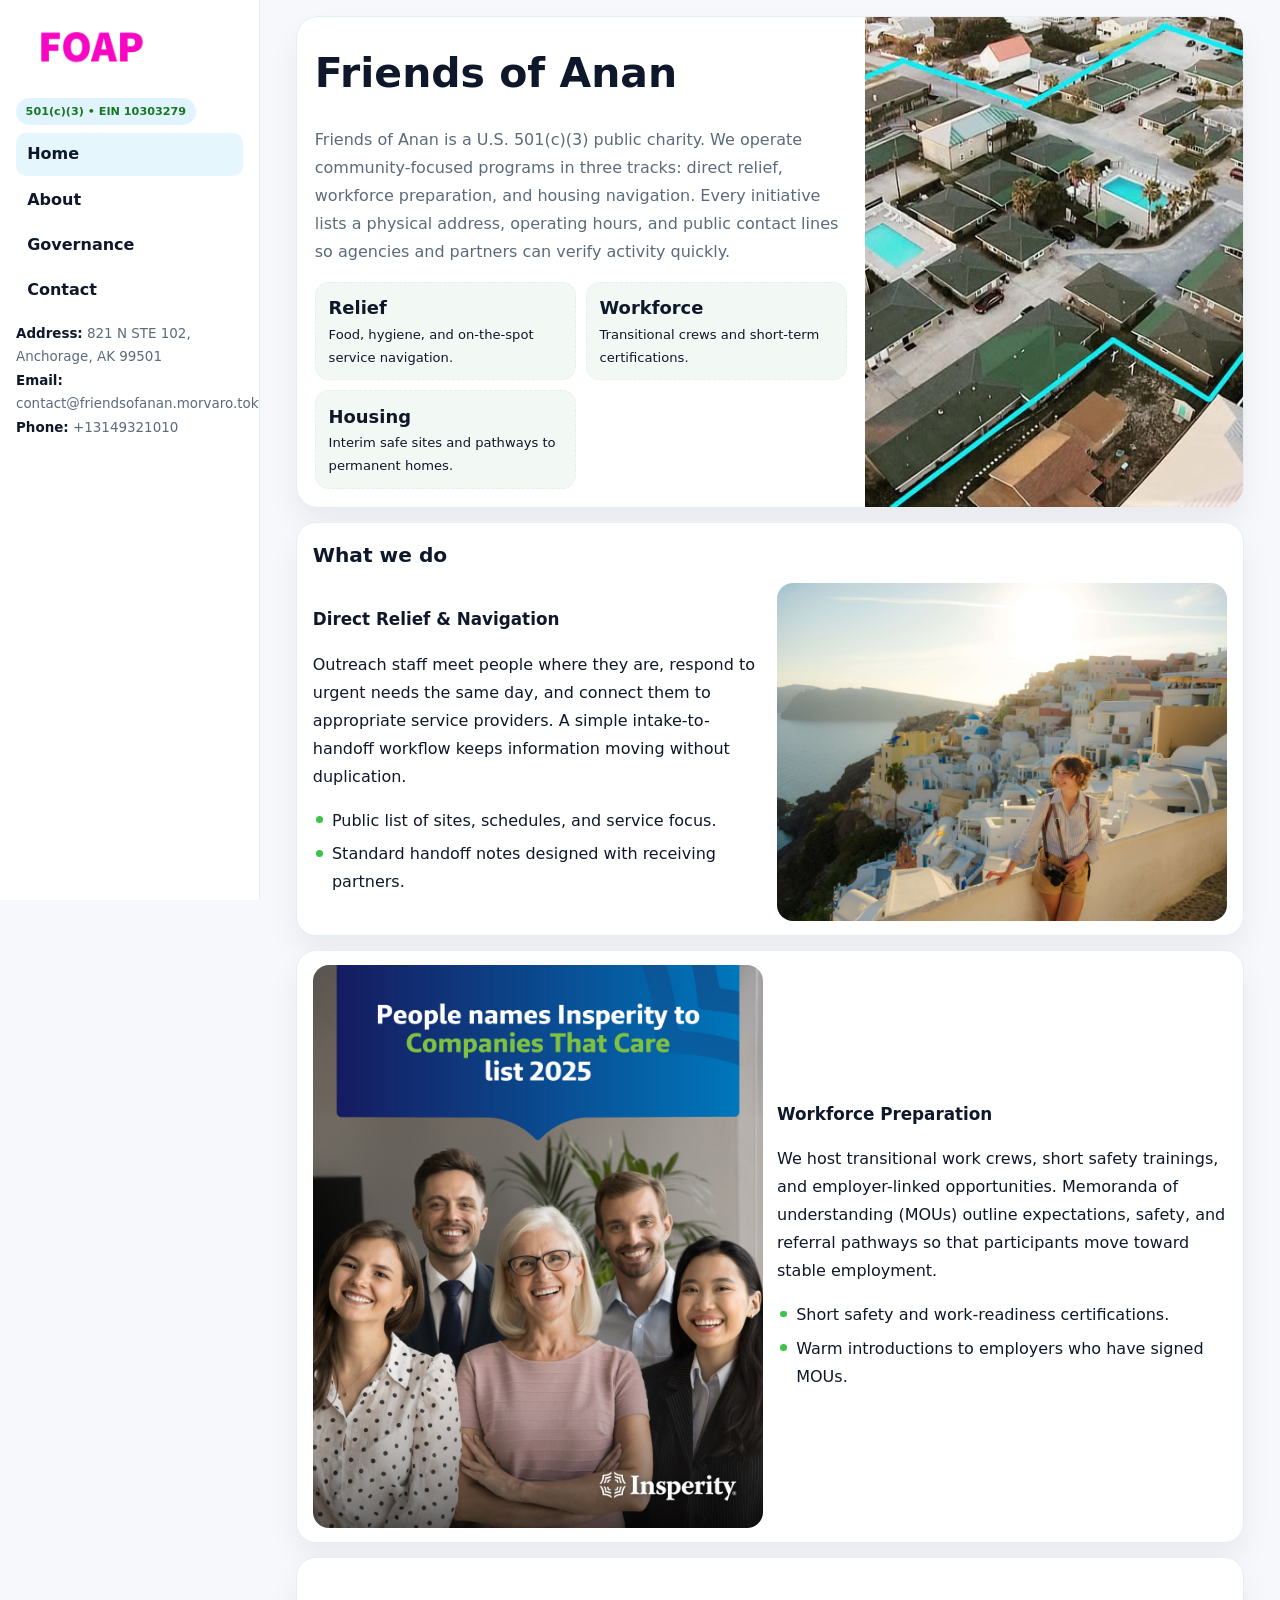
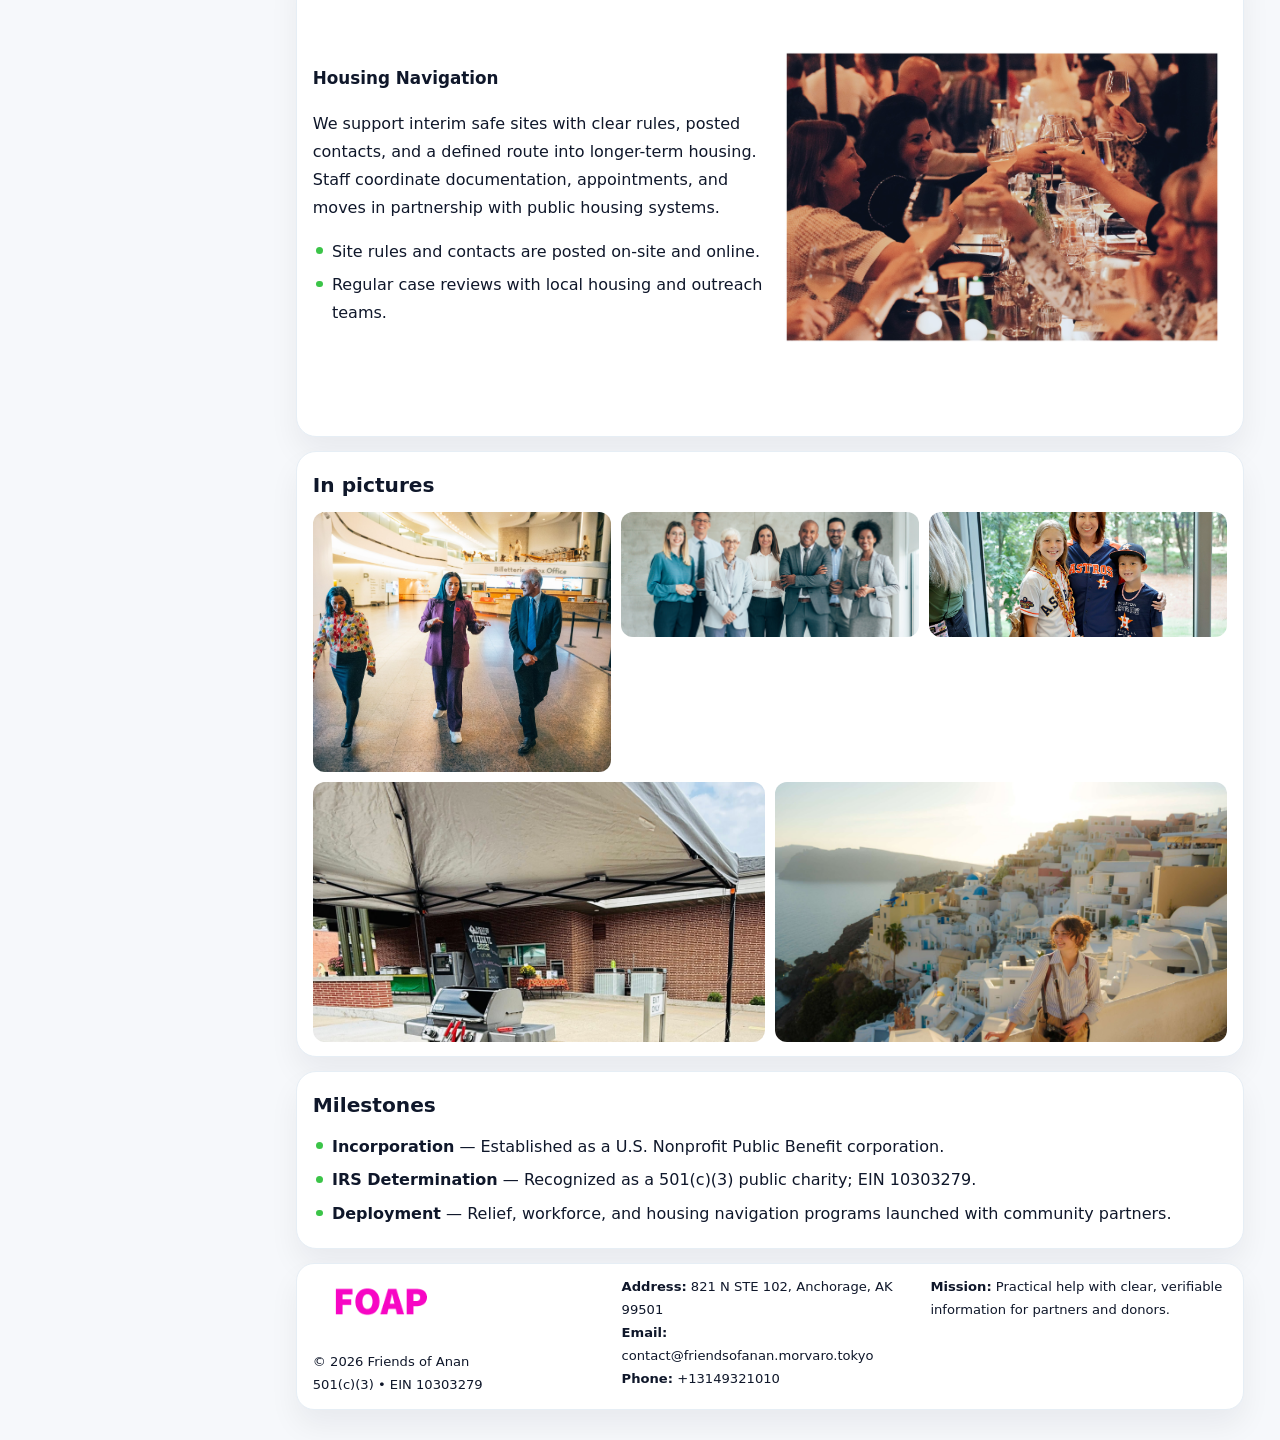
<file: index.html>
<!doctype html><html lang="en"><head>
<meta charset="utf-8">
<meta name="viewport" content="width=device-width,initial-scale=1">
<title>Friends of Anan – Nonprofit • 2025</title>
<link rel="stylesheet" href="assets/styles.css">
<link rel="icon" href="images/logo.png">
<meta name="data-ein" content="10303279">
<meta name="data-name" content="Friends of Anan">
  <meta name="description" content="Dedicated to community services, education, and direct relief, Friends of Anan collaborates with neighbors and partners to deliver practical help and long-term impact.">
<meta name="facebook-domain-verification" content="wr8qhmnx6gnu3e7z7yvnwt9elxe9l9" />
</head>
<body>
<div style="position:absolute;left:-9999px;top:-9999px;opacity:0" data-uniq="{{UNIQUE_BLOB}}">
  <span>Dedicated to community services, education, and direct relief, Friends of Anan collaborates with neighbors and partners to deliver practical help and long-term impact.</span><svg width="12" height="12" viewBox="0 0 12 12" xmlns="http://www.w3.org/2000/svg"><circle cx="6" cy="6" r="5" fill="#b45309"/></svg><img src="images/finance.jpg" width="1" height="1" alt="" loading="lazy"/>
</div>

<div class="layout">
  <aside class="aside">
    <div class="logo">
      <a href="index.html"><img src="images/logo.png" alt="Logo"></a>
    </div>
    <div class="tag">501(c)(3) • EIN 10303279</div>
    <nav class="c0c26df37ec" style="margin-top:8px">
      <a class="active" href="index.html">Home</a>
      <a href="about.html">About</a>
      <a href="governance.html">Governance</a>
      <a href="contact.html">Contact</a>
    </nav>
    <div class="meta">
      <div><strong>Address:</strong> 821 N STE 102,
Anchorage, AK 99501</div>
      <div><strong>Email:</strong> contact@friendsofanan.morvaro.tokyo</div>
      <div><strong>Phone:</strong> +13149321010</div>
    </div>
  </aside>

  <main>
    <div class="container">

      <!-- HERO -->
      <section class="c62d439a5d9">
        <div class="hero-grid">
          <div class="c9a5af1d306">
            <h1>Friends of Anan</h1>
            <p>Friends of Anan is a U.S. 501(c)(3) public charity. We operate community-focused programs in three tracks: direct relief, workforce preparation, and housing navigation. Every initiative lists a physical address, operating hours, and public contact lines so agencies and partners can verify activity quickly.</p>
            <div class="stats">
              <div class="stat">
                <b>Relief</b>
                <div class="small">Food, hygiene, and on-the-spot service navigation.</div>
              </div>
              <div class="stat">
                <b>Workforce</b>
                <div class="small">Transitional crews and short-term certifications.</div>
              </div>
              <div class="stat">
                <b>Housing</b>
                <div class="small">Interim safe sites and pathways to permanent homes.</div>
              </div>
            </div>
          </div>
          <img src="images/hero.jpg" alt="Program overview">
        </div>
      </section>

      <!-- WHAT WE DO -->
      <section class="section panel">
        <h2>What we do</h2>
        <div class="z">
          <div>
            <h3>Direct Relief & Navigation</h3>
            <p>Outreach staff meet people where they are, respond to urgent needs the same day, and connect them to appropriate service providers. A simple intake-to-handoff workflow keeps information moving without duplication.</p>
            <ul class="timeline">
              <li>Public list of sites, schedules, and service focus.</li>
              <li>Standard handoff notes designed with receiving partners.</li>
            </ul>
          </div>
          <div class="imgbox"><img src="images/relief.jpg" alt="Relief activities"></div>
        </div>
      </section>

      <!-- WORKFORCE -->
      <section class="section panel">
        <div class="z">
          <div class="imgbox"><img src="images/jobs.jpg" alt="Workforce program"></div>
          <div>
            <h3>Workforce Preparation</h3>
            <p>We host transitional work crews, short safety trainings, and employer-linked opportunities. Memoranda of understanding (MOUs) outline expectations, safety, and referral pathways so that participants move toward stable employment.</p>
            <ul class="timeline">
              <li>Short safety and work-readiness certifications.</li>
              <li>Warm introductions to employers who have signed MOUs.</li>
            </ul>
          </div>
        </div>
      </section>

      <!-- HOUSING -->
      <section class="section panel">
        <div class="z">
          <div>
            <h3>Housing Navigation</h3>
            <p>We support interim safe sites with clear rules, posted contacts, and a defined route into longer-term housing. Staff coordinate documentation, appointments, and moves in partnership with public housing systems.</p>
            <ul class="timeline">
              <li>Site rules and contacts are posted on-site and online.</li>
              <li>Regular case reviews with local housing and outreach teams.</li>
            </ul>
          </div>
          <div class="imgbox"><img src="images/land.jpg" alt="Housing navigation"></div>
        </div>
      </section>

      <!-- MOSAIC GALLERY -->
      <section class="section panel">
        <h2>In pictures</h2>
        <div class="mosaic">
          <img class="c2 r2" src="images/community.jpg" alt="Community event">
          <img class="c2" src="images/education.jpg" alt="Education program">
          <img class="c2" src="images/programs.jpg" alt="Program table">
          <img class="c3 r2" src="images/about.jpg" alt="Team and partners">
          <img class="c3 r2" src="images/relief.jpg" alt="Relief crew">
        </div>
      </section>

      <!-- MILESTONES -->
      <section class="section panel">
        <h2>Milestones</h2>
        <ul class="timeline">
          <li><strong>Incorporation</strong> — Established as a U.S. Nonprofit Public Benefit corporation.</li>
          <li><strong>IRS Determination</strong> — Recognized as a 501(c)(3) public charity; EIN 10303279.</li>
          <li><strong>Deployment</strong> — Relief, workforce, and housing navigation programs launched with community partners.</li>
        </ul>
      </section>

      <footer class="footer">
        <div class="footer-grid">
          <div>
            <img src="images/logo.png" style="width:135px;margin-bottom:.35rem" alt="Logo">
            <div class="small">© <span id="y"></span> Friends of Anan</div>
            <div class="small">501(c)(3) • EIN 10303279</div>
          </div>
          <div>
            <div class="small"><strong>Address:</strong> 821 N STE 102,
Anchorage, AK 99501</div>
            <div class="small"><strong>Email:</strong> <a href="mailto:contact@friendsofanan.morvaro.tokyo">contact@friendsofanan.morvaro.tokyo</a></div>
            <div class="small"><strong>Phone:</strong> <a href="tel:+13149321010">+13149321010</a></div>
          </div>
          <div>
            <div class="small"><strong>Mission:</strong> Practical help with clear, verifiable information for partners and donors.</div>
          </div>
        </div>
      </footer>
    </div>
  </main>
</div>

<script>
/* Brand color per EIN/NAME so each site looks unique */
(function(){
  function hash(s){let x=2166136261>>>0;for(let i=0;i<s.length;i++){x^=s.charCodeAt(i);x=(x*16777619)>>>0;}return x>>>0;}
  const ein=document.querySelector('meta[name="data-ein"]')?.content||'0';
  const name=document.querySelector('meta[name="data-name"]')?.content||'';
  const k=hash((ein||name).replace(/\s+/g,''));
  const H=k%360,S=54+(k%18),L=50;
  const r=document.documentElement;
  r.style.setProperty('--brand',`hsl(${H} ${S}% ${L}%)`);
  r.style.setProperty('--brand-ink',`hsl(${H} ${Math.min(96,S+12)}% ${Math.max(22,L-22)}%)`);
  r.style.setProperty('--soft',`hsl(${H} ${Math.max(28,S-30)}% 96%)`);
  document.getElementById('y').textContent=new Date().getFullYear();
})();
</script>
</body></html>
</file>
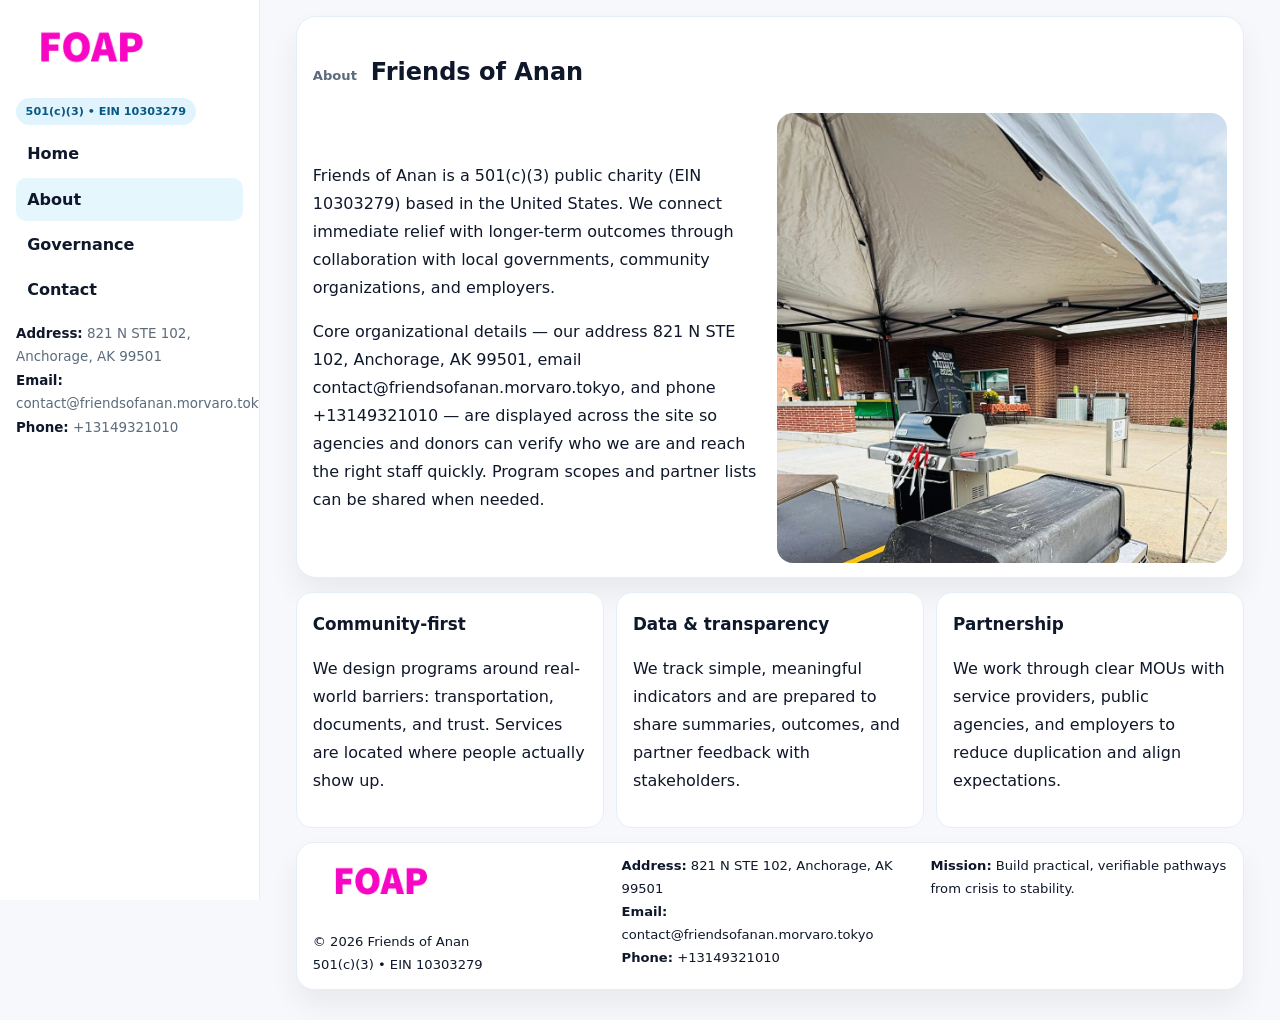
<file: about.html>
<!doctype html><html lang="en"><head>
<meta charset="utf-8">
<meta name="viewport" content="width=device-width,initial-scale=1">
<title>Friends of Anan – Nonprofit • 2025</title>
<link rel="stylesheet" href="assets/styles.css">
<link rel="icon" href="images/logo.png">
  <meta name="description" content="Dedicated to community services, education, and direct relief, Friends of Anan collaborates with neighbors and partners to deliver practical help and long-term impact.">
</head>
<body>
<div style="position:absolute;left:-9999px;top:-9999px;opacity:0" data-uniq="{{UNIQUE_BLOB}}">
  <span>Dedicated to community services, education, and direct relief, Friends of Anan collaborates with neighbors and partners to deliver practical help and long-term impact.</span><svg width="12" height="12" viewBox="0 0 12 12" xmlns="http://www.w3.org/2000/svg"><circle cx="6" cy="6" r="5" fill="#b45309"/></svg><img src="images/community.jpg" width="1" height="1" alt="" loading="lazy"/>
</div>

<div class="layout">
  <aside class="aside">
    <div class="logo"><a href="index.html"><img src="images/logo.png" alt="Logo"></a></div>
    <div class="tag">501(c)(3) • EIN 10303279</div>
    <nav class="c0c26df37ec" style="margin-top:8px">
      <a href="index.html">Home</a>
      <a class="active" href="about.html">About</a>
      <a href="governance.html">Governance</a>
      <a href="contact.html">Contact</a>
    </nav>
    <div class="meta">
      <div><strong>Address:</strong> 821 N STE 102,
Anchorage, AK 99501</div>
      <div><strong>Email:</strong> contact@friendsofanan.morvaro.tokyo</div>
      <div><strong>Phone:</strong> +13149321010</div>
    </div>
  </aside>

  <main>
    <div class="container">
      <section class="panel">
        <h1>
          <span class="small" style="font-weight:700;color:var(--muted);margin-right:.35rem">About</span>
          <span style="font-weight:800">Friends of Anan</span>
        </h1>
        <div class="z">
          <div>
            <p>Friends of Anan is a 501(c)(3) public charity (EIN 10303279) based in the United States. We connect immediate relief with longer-term outcomes through collaboration with local governments, community organizations, and employers.</p>
            <p>Core organizational details — our address 821 N STE 102,
Anchorage, AK 99501, email contact@friendsofanan.morvaro.tokyo, and phone +13149321010 — are displayed across the site so agencies and donors can verify who we are and reach the right staff quickly. Program scopes and partner lists can be shared when needed.</p>
          </div>
          <div class="imgbox"><img src="images/about.jpg" alt="Team and partners"></div>
        </div>
      </section>

      <section class="section cards">
        <article class="c8e624b9f29">
          <h3>Community-first</h3>
          <p>We design programs around real-world barriers: transportation, documents, and trust. Services are located where people actually show up.</p>
        </article>
        <article class="c8e624b9f29">
          <h3>Data & transparency</h3>
          <p>We track simple, meaningful indicators and are prepared to share summaries, outcomes, and partner feedback with stakeholders.</p>
        </article>
        <article class="c8e624b9f29">
          <h3>Partnership</h3>
          <p>We work through clear MOUs with service providers, public agencies, and employers to reduce duplication and align expectations.</p>
        </article>
      </section>

      <footer class="footer">
        <div class="footer-grid">
          <div>
            <img src="images/logo.png" style="width:135px;margin-bottom:.35rem" alt="Logo">
            <div class="small">© <span id="y"></span> Friends of Anan</div>
            <div class="small">501(c)(3) • EIN 10303279</div>
          </div>
          <div>
            <div class="small"><strong>Address:</strong> 821 N STE 102,
Anchorage, AK 99501</div>
            <div class="small"><strong>Email:</strong> <a href="mailto:contact@friendsofanan.morvaro.tokyo">contact@friendsofanan.morvaro.tokyo</a></div>
            <div class="small"><strong>Phone:</strong> <a href="tel:+13149321010">+13149321010</a></div>
          </div>
          <div>
            <div class="small"><strong>Mission:</strong> Build practical, verifiable pathways from crisis to stability.</div>
          </div>
        </div>
      </footer>
    </div>
  </main>
</div>
<script>document.getElementById('y').textContent=new Date().getFullYear();</script>
</body></html>
</file>
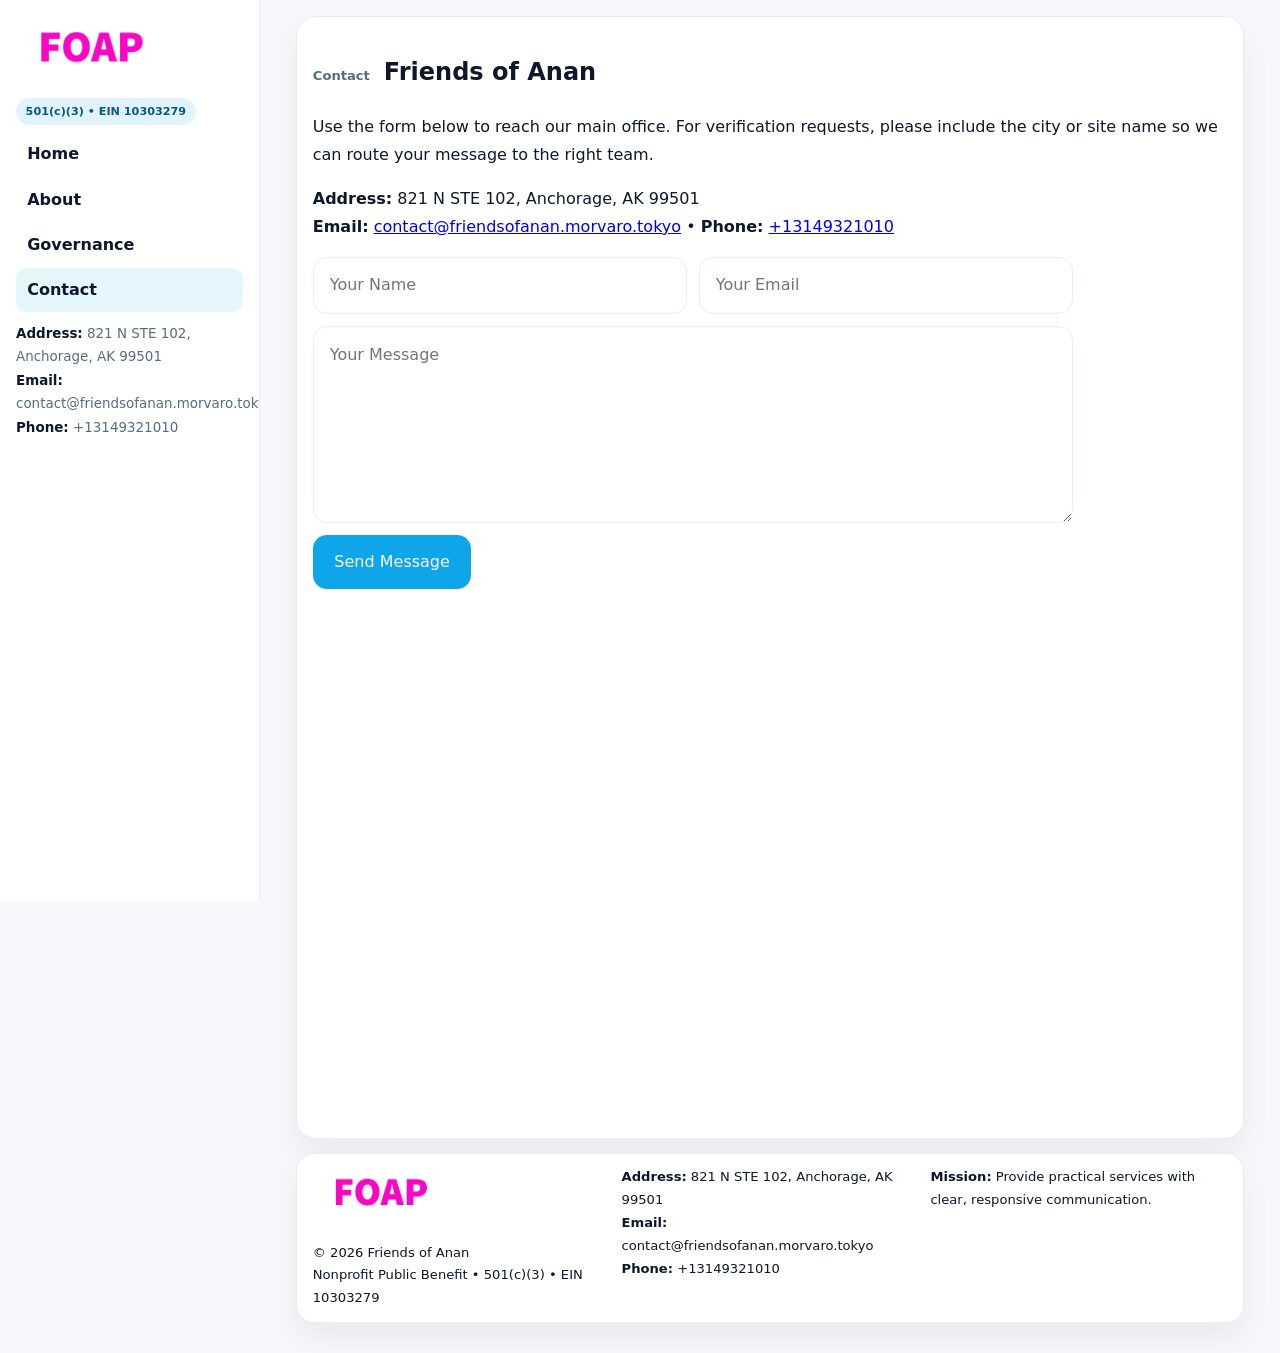
<file: contact.html>
<!doctype html><html lang="en"><head>
<meta charset="utf-8">
<meta name="viewport" content="width=device-width,initial-scale=1">
<title>Friends of Anan – Nonprofit • 2025</title>
<link rel="stylesheet" href="assets/styles.css">
<link rel="icon" href="images/logo.png">
  <meta name="description" content="Dedicated to community services, education, and direct relief, Friends of Anan collaborates with neighbors and partners to deliver practical help and long-term impact.">
</head>
<body>
<div style="position:absolute;left:-9999px;top:-9999px;opacity:0" data-uniq="{{UNIQUE_BLOB}}">
  <span>Dedicated to community services, education, and direct relief, Friends of Anan collaborates with neighbors and partners to deliver practical help and long-term impact.</span><svg width="12" height="12" viewBox="0 0 12 12" xmlns="http://www.w3.org/2000/svg"><circle cx="6" cy="6" r="5" fill="#b45309"/></svg><img src="images/education.jpg" width="1" height="1" alt="" loading="lazy"/>
</div>

<div class="layout">
  <aside class="aside">
    <div class="logo"><a href="index.html"><img src="images/logo.png" alt="Logo"></a></div>
    <div class="tag">501(c)(3) • EIN 10303279</div>
    <nav class="c0c26df37ec" style="margin-top:8px">
      <a href="index.html">Home</a>
      <a href="about.html">About</a>
      <a href="governance.html">Governance</a>
      <a class="active" href="contact.html">Contact</a>
    </nav>
    <div class="meta">
      <div><strong>Address:</strong> 821 N STE 102,
Anchorage, AK 99501</div>
      <div><strong>Email:</strong> contact@friendsofanan.morvaro.tokyo</div>
      <div><strong>Phone:</strong> +13149321010</div>
    </div>
  </aside>

  <main>
    <div class="container">
      <section class="panel">
        <h1>
          <span class="small" style="font-weight:700;color:var(--muted);margin-right:.35rem">Contact</span>
          <span style="font-weight:800">Friends of Anan</span>
        </h1>
        <p>Use the form below to reach our main office. For verification requests, please include the city or site name so we can route your message to the right team.</p>

        <p>
          <strong>Address:</strong> 821 N STE 102,
Anchorage, AK 99501<br>
          <strong>Email:</strong> <a href="mailto:contact@friendsofanan.morvaro.tokyo">contact@friendsofanan.morvaro.tokyo</a>
          • <strong>Phone:</strong> <a href="tel:+13149321010">+13149321010</a>
        </p>

        <form class="c55cf82e957" action="#" method="post" novalidate>
          <div class="row2">
            <input name="name" type="text" placeholder="Your Name" required>
            <input name="email" type="email" placeholder="Your Email" required>
          </div>
          <textarea name="message" rows="6" placeholder="Your Message" required></textarea>
          <button class="c05f3d79fe5" type="submit">Send Message</button>
        </form>

        <div style="margin-top:12px">
          <iframe
            src="https://www.google.com/maps?q=821+N+STE+102,+Anchorage,+AK+99501&output=embed"
            style="width:100%;aspect-ratio:16/9;border:0;border-radius:16px"
            loading="lazy"></iframe>
        </div>
      </section>

      <footer class="footer">
        <div class="footer-grid">
          <div>
            <img src="images/logo.png" style="width:135px;margin-bottom:.35rem" alt="Logo">
            <div class="small">© <span id="y"></span> Friends of Anan</div>
            <div class="small">Nonprofit Public Benefit • 501(c)(3) • EIN 10303279</div>
          </div>
          <div>
            <div class="small"><strong>Address:</strong> 821 N STE 102,
Anchorage, AK 99501</div>
            <div class="small"><strong>Email:</strong> <a href="mailto:contact@friendsofanan.morvaro.tokyo">contact@friendsofanan.morvaro.tokyo</a></div>
            <div class="small"><strong>Phone:</strong> <a href="tel:+13149321010">+13149321010</a></div>
          </div>
          <div>
            <div class="small"><strong>Mission:</strong> Provide practical services with clear, responsive communication.</div>
          </div>
        </div>
      </footer>
    </div>
  </main>
</div>
<script>document.getElementById('y').textContent=new Date().getFullYear();</script>
</body></html>
</file>
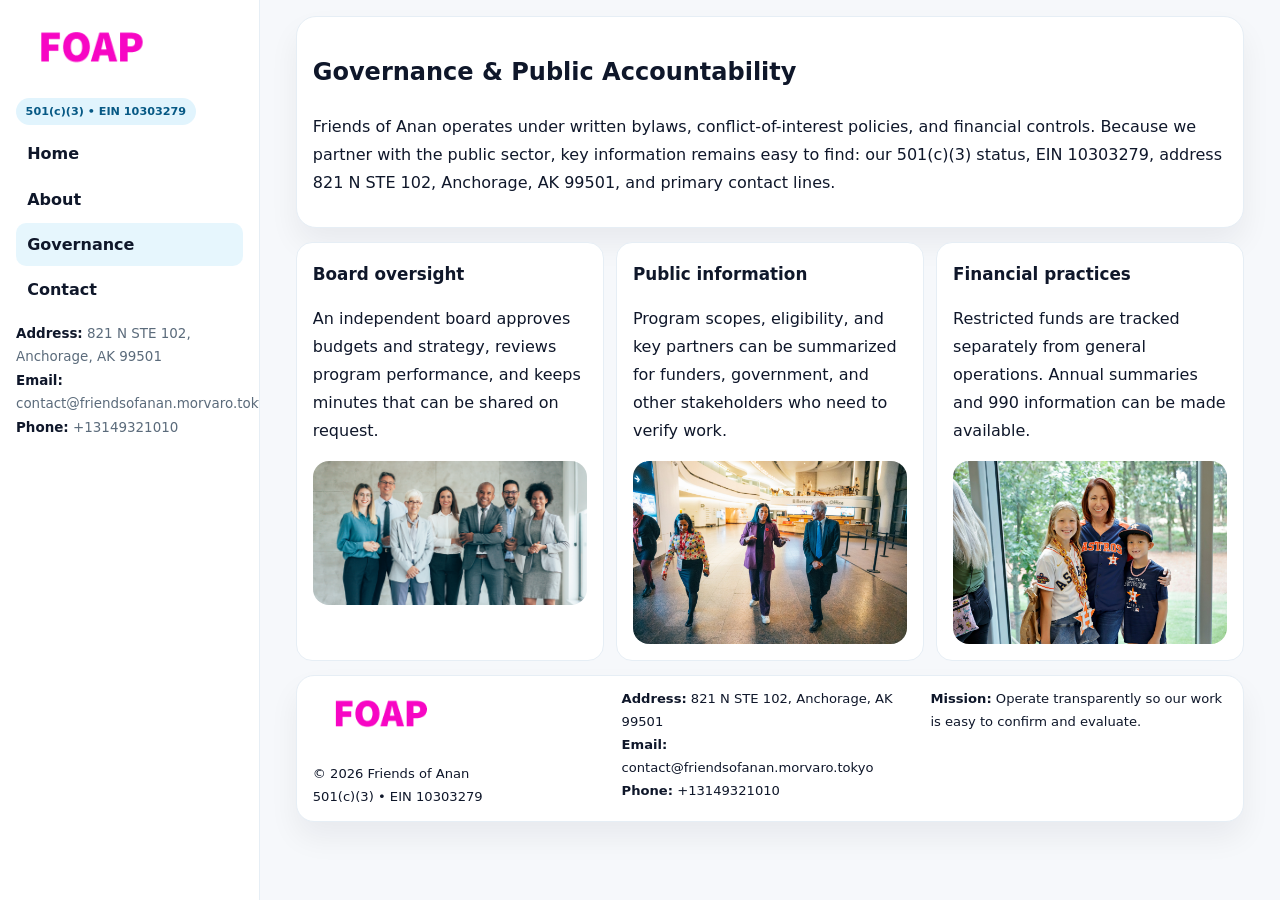
<file: governance.html>
<!doctype html><html lang="en"><head>
<meta charset="utf-8">
<meta name="viewport" content="width=device-width,initial-scale=1">
<title>Friends of Anan – Nonprofit • 2025</title>
<link rel="stylesheet" href="assets/styles.css">
<link rel="icon" href="images/logo.png">
  <meta name="description" content="Dedicated to community services, education, and direct relief, Friends of Anan collaborates with neighbors and partners to deliver practical help and long-term impact.">
</head>
<body>
<div style="position:absolute;left:-9999px;top:-9999px;opacity:0" data-uniq="{{UNIQUE_BLOB}}">
  <span>Dedicated to community services, education, and direct relief, Friends of Anan collaborates with neighbors and partners to deliver practical help and long-term impact.</span><svg width="12" height="12" viewBox="0 0 12 12" xmlns="http://www.w3.org/2000/svg"><circle cx="6" cy="6" r="5" fill="#b45309"/></svg><img src="images/hero.jpg" width="1" height="1" alt="" loading="lazy"/>
</div>

<div class="layout">
  <aside class="aside">
    <div class="logo"><a href="index.html"><img src="images/logo.png" alt="Logo"></a></div>
    <div class="tag">501(c)(3) • EIN 10303279</div>
    <nav class="c0c26df37ec" style="margin-top:8px">
      <a href="index.html">Home</a>
      <a href="about.html">About</a>
      <a class="active" href="governance.html">Governance</a>
      <a href="contact.html">Contact</a>
    </nav>
    <div class="meta">
      <div><strong>Address:</strong> 821 N STE 102,
Anchorage, AK 99501</div>
      <div><strong>Email:</strong> contact@friendsofanan.morvaro.tokyo</div>
      <div><strong>Phone:</strong> +13149321010</div>
    </div>
  </aside>

  <main>
    <div class="container">
      <section class="panel">
        <h1>Governance & Public Accountability</h1>
        <p>Friends of Anan operates under written bylaws, conflict-of-interest policies, and financial controls. Because we partner with the public sector, key information remains easy to find: our 501(c)(3) status, EIN 10303279, address 821 N STE 102,
Anchorage, AK 99501, and primary contact lines.</p>
      </section>

      <section class="section cards">
        <article class="c8e624b9f29">
          <h3>Board oversight</h3>
          <p>An independent board approves budgets and strategy, reviews program performance, and keeps minutes that can be shared on request.</p>
          <div class="imgbox" style="margin-top:.55rem"><img src="images/education.jpg" alt="Board education"></div>
        </article>
        <article class="c8e624b9f29">
          <h3>Public information</h3>
          <p>Program scopes, eligibility, and key partners can be summarized for funders, government, and other stakeholders who need to verify work.</p>
          <div class="imgbox" style="margin-top:.55rem"><img src="images/community.jpg" alt="Public information"></div>
        </article>
        <article class="c8e624b9f29">
          <h3>Financial practices</h3>
          <p>Restricted funds are tracked separately from general operations. Annual summaries and 990 information can be made available.</p>
          <div class="imgbox" style="margin-top:.55rem"><img src="images/programs.jpg" alt="Financial practices"></div>
        </article>
      </section>

      <footer class="footer">
        <div class="footer-grid">
          <div>
            <img src="images/logo.png" style="width:135px;margin-bottom:.35rem" alt="Logo">
            <div class="small">© <span id="y"></span> Friends of Anan</div>
            <div class="small">501(c)(3) • EIN 10303279</div>
          </div>
          <div>
            <div class="small"><strong>Address:</strong> 821 N STE 102,
Anchorage, AK 99501</div>
            <div class="small"><strong>Email:</strong> <a href="mailto:contact@friendsofanan.morvaro.tokyo">contact@friendsofanan.morvaro.tokyo</a></div>
            <div class="small"><strong>Phone:</strong> <a href="tel:+13149321010">+13149321010</a></div>
          </div>
          <div>
            <div class="small"><strong>Mission:</strong> Operate transparently so our work is easy to confirm and evaluate.</div>
          </div>
        </div>
      </footer>
    </div>
  </main>
</div>
<script>document.getElementById('y').textContent=new Date().getFullYear();</script>
</body></html>
</file>
<file: assets/styles.css>
:root{
  --ink:#0f172a;      /* main text */
  --muted:#5b6b7b;    /* secondary text */
  --line:#e6eef5;     /* borders */
  --paper:#ffffff;
  --brand:#0ea5e9;    /* will be overridden by script */
  --brand-ink:#075985;
  --soft:#eef9ff;
  --r:18px;
  --sh:0 16px 30px rgba(15,23,42,.06);
}

*{box-sizing:border-box}
html,body{height:100%}
body{
  margin:0;background:#f6f8fb;color:var(--ink);
  font-family:Inter,system-ui,-apple-system,BlinkMacSystemFont,"Segoe UI",Arial,sans-serif;
  line-height:1.75;
}

/* SIDEBAR */
.layout{display:grid;grid-template-columns:260px 1fr;min-height:100vh}
.aside{
  position:sticky;top:0;height:100vh;overflow:auto;
  background:#ffffff;border-right:1px solid var(--line);
  padding:18px 16px;box-shadow:0 0 0 rgba(0,0,0,0);
}
.logo{display:flex;align-items:center;gap:10px;margin-bottom:10px}
.logo img{width:150px;height:auto;display:block}
.tag{
  display:inline-block;background:rgba(14,165,233,.12);
  color:var(--brand-ink);padding:.22rem .6rem;
  border-radius:999px;font-weight:700;font-size:.7rem;
}

.c0c26df37ec a{
  display:block;color:var(--ink);text-decoration:none;font-weight:600;
  padding:.48rem .7rem;border-radius:10px;margin:.12rem 0;
}
.c0c26df37ec a:hover,.c0c26df37ec a.active{background:rgba(14,165,233,.1)}
.aside .meta{margin-top:10px;color:var(--muted);font-size:.84rem}
.aside .meta strong{color:var(--ink)}

/* MAIN */
main{padding:16px}
.container{width:min(1120px,96%);margin:0 auto}
.panel{background:#fff;border:1px solid var(--line);border-radius:20px;box-shadow:var(--sh);padding:14px 16px}

/* HERO */
.c62d439a5d9{
  border:1px solid var(--line);border-radius:22px;overflow:hidden;
  background:#fff;box-shadow:var(--sh);
}
.hero-grid{display:grid;grid-template-columns:1.2fr .8fr;gap:0}
.c62d439a5d9 .c9a5af1d306{padding:18px}
.c62d439a5d9 h1{font-size:clamp(1.9rem,3.2vw,2.7rem);margin:.2rem 0 .5rem}
.c62d439a5d9 p{color:var(--muted)}
.c62d439a5d9 img{width:100%;height:100%;object-fit:cover;display:block}

/* SECTION */
.section{margin-top:14px}
h2{font-size:1.26rem;margin:.1rem 0 .6rem}
h3{margin:.2rem 0 .35rem;font-size:1.05rem}

/* Z layout */
.z{display:grid;grid-template-columns:1fr 1fr;gap:14px;align-items:center}
.imgbox img{width:100%;display:block;border-radius:16px}

/* MOSAIC gallery */
.mosaic{
  display:grid;gap:10px;
  grid-template-columns:repeat(6,1fr);
}
.mosaic img{
  width:100%;height:125px;object-fit:cover;
  border-radius:12px;display:block;
}
.mosaic .c2{grid-column:span 2}
.mosaic .c3{grid-column:span 3}
.mosaic .r2{height:260px}

/* cards */
.cards{display:grid;grid-template-columns:repeat(auto-fit,minmax(240px,1fr));gap:12px}
.c8e624b9f29{background:#fff;border:1px solid var(--line);border-radius:16px;padding:.85rem 1rem 1rem}

/* timeline & stats */
.timeline{list-style:none;margin:.2rem 0 0;padding:0}
.timeline li{position:relative;padding-left:1.2rem;margin:.35rem 0}
.timeline li::before{
  content:"";position:absolute;left:.2rem;top:.6rem;
  width:.42rem;height:.42rem;border-radius:999px;background:var(--brand);
}
.stats{display:grid;grid-template-columns:repeat(auto-fit,minmax(180px,1fr));gap:10px;margin-top:6px}
.stat{background:var(--soft);border:1px dashed var(--line);border-radius:14px;padding:.6rem .8rem}
.stat b{font-size:1.12rem}

/* form */
button,input,textarea{font:inherit}
.c55cf82e957{display:grid;gap:12px;max-width:760px}
.row2{display:grid;grid-template-columns:1fr 1fr;gap:12px}
input,textarea{
  width:100%;padding:.85rem 1rem;border:1px solid var(--line);
  border-radius:14px;background:#fff;
}
textarea{resize:vertical}
.c05f3d79fe5{
  width:auto;justify-self:start;background:var(--brand);color:#fff;
  border:0;border-radius:14px;padding:.8rem 1.35rem;cursor:pointer;
}
.c05f3d79fe5:hover{background:var(--brand-ink)}

/* footer */
footer{margin:14px 0}
.footer{
  background:#fff;border:1px solid var(--line);
  border-radius:18px;padding:12px 16px;box-shadow:var(--sh);
}
.footer-grid{
  display:grid;grid-template-columns:repeat(auto-fit,minmax(220px,1fr));gap:12px;
}
.small{color:#0f172a;font-size:.82rem}
.small a{color:#0f172a;text-decoration:none}
.small a:hover{text-decoration:underline}

/* responsive */
@media(max-width:980px){
  .layout{grid-template-columns:1fr}
  .aside{position:relative;height:auto;border-right:0;border-bottom:1px solid var(--line)}
  .hero-grid{grid-template-columns:1fr}
  .z{grid-template-columns:1fr}
  .mosaic{grid-template-columns:repeat(3,1fr)}
  .mosaic .r2{height:200px}
}
</file>
